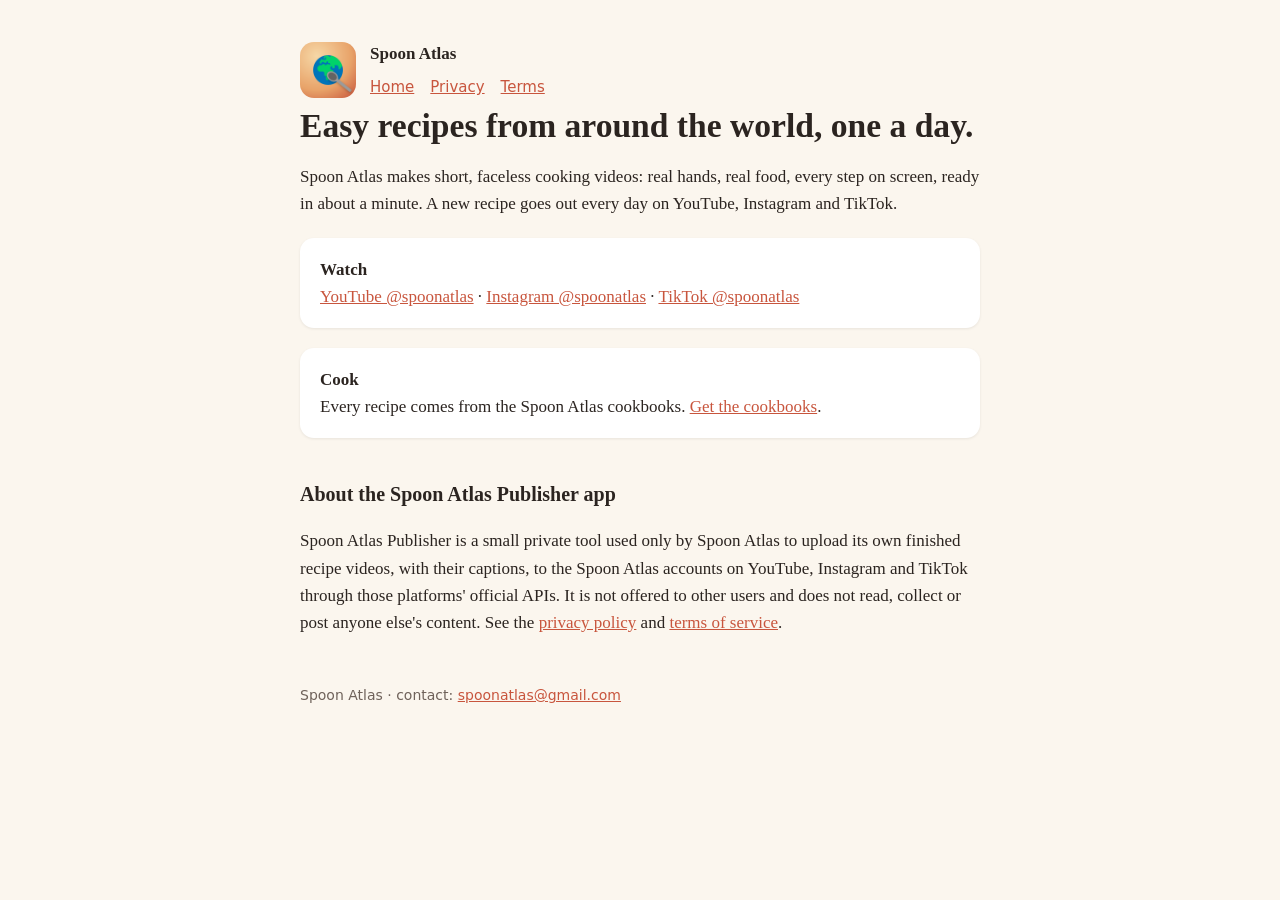
<file: index.html>
<!doctype html><html lang="en"><head><meta charset="utf-8"><meta name="viewport" content="width=device-width,initial-scale=1"><link rel="icon" href="icon.png"><link rel="stylesheet" href="style.css"><title>Spoon Atlas</title><meta name="description" content="Easy recipes from around the world, one short video every day."></head><body><main><header><img src="icon.png" alt=""><div><strong>Spoon Atlas</strong><nav><a href="./">Home</a><a href="privacy.html">Privacy</a><a href="terms.html">Terms</a></nav></div></header>
<h1>Easy recipes from around the world, one a day.</h1>
<p>Spoon Atlas makes short, faceless cooking videos: real hands, real food, every step on screen, ready in about a minute. A new recipe goes out every day on YouTube, Instagram and TikTok.</p>
<div class="card"><strong>Watch</strong><br>
<a href="https://www.youtube.com/@spoonatlas">YouTube @spoonatlas</a> · <a href="https://www.instagram.com/spoonatlas">Instagram @spoonatlas</a> · <a href="https://www.tiktok.com/@spoonatlas">TikTok @spoonatlas</a></div>
<div class="card"><strong>Cook</strong><br>Every recipe comes from the Spoon Atlas cookbooks. <a href="https://payhip.com/spoonatlas">Get the cookbooks</a>.</div>
<h2>About the Spoon Atlas Publisher app</h2>
<p>Spoon Atlas Publisher is a small private tool used only by Spoon Atlas to upload its own finished recipe videos, with their captions, to the Spoon Atlas accounts on YouTube, Instagram and TikTok through those platforms' official APIs. It is not offered to other users and does not read, collect or post anyone else's content. See the <a href="privacy.html">privacy policy</a> and <a href="terms.html">terms of service</a>.</p>
<footer>Spoon Atlas · contact: <a href="mailto:spoonatlas@gmail.com">spoonatlas@gmail.com</a></footer></main></body></html>
</file>
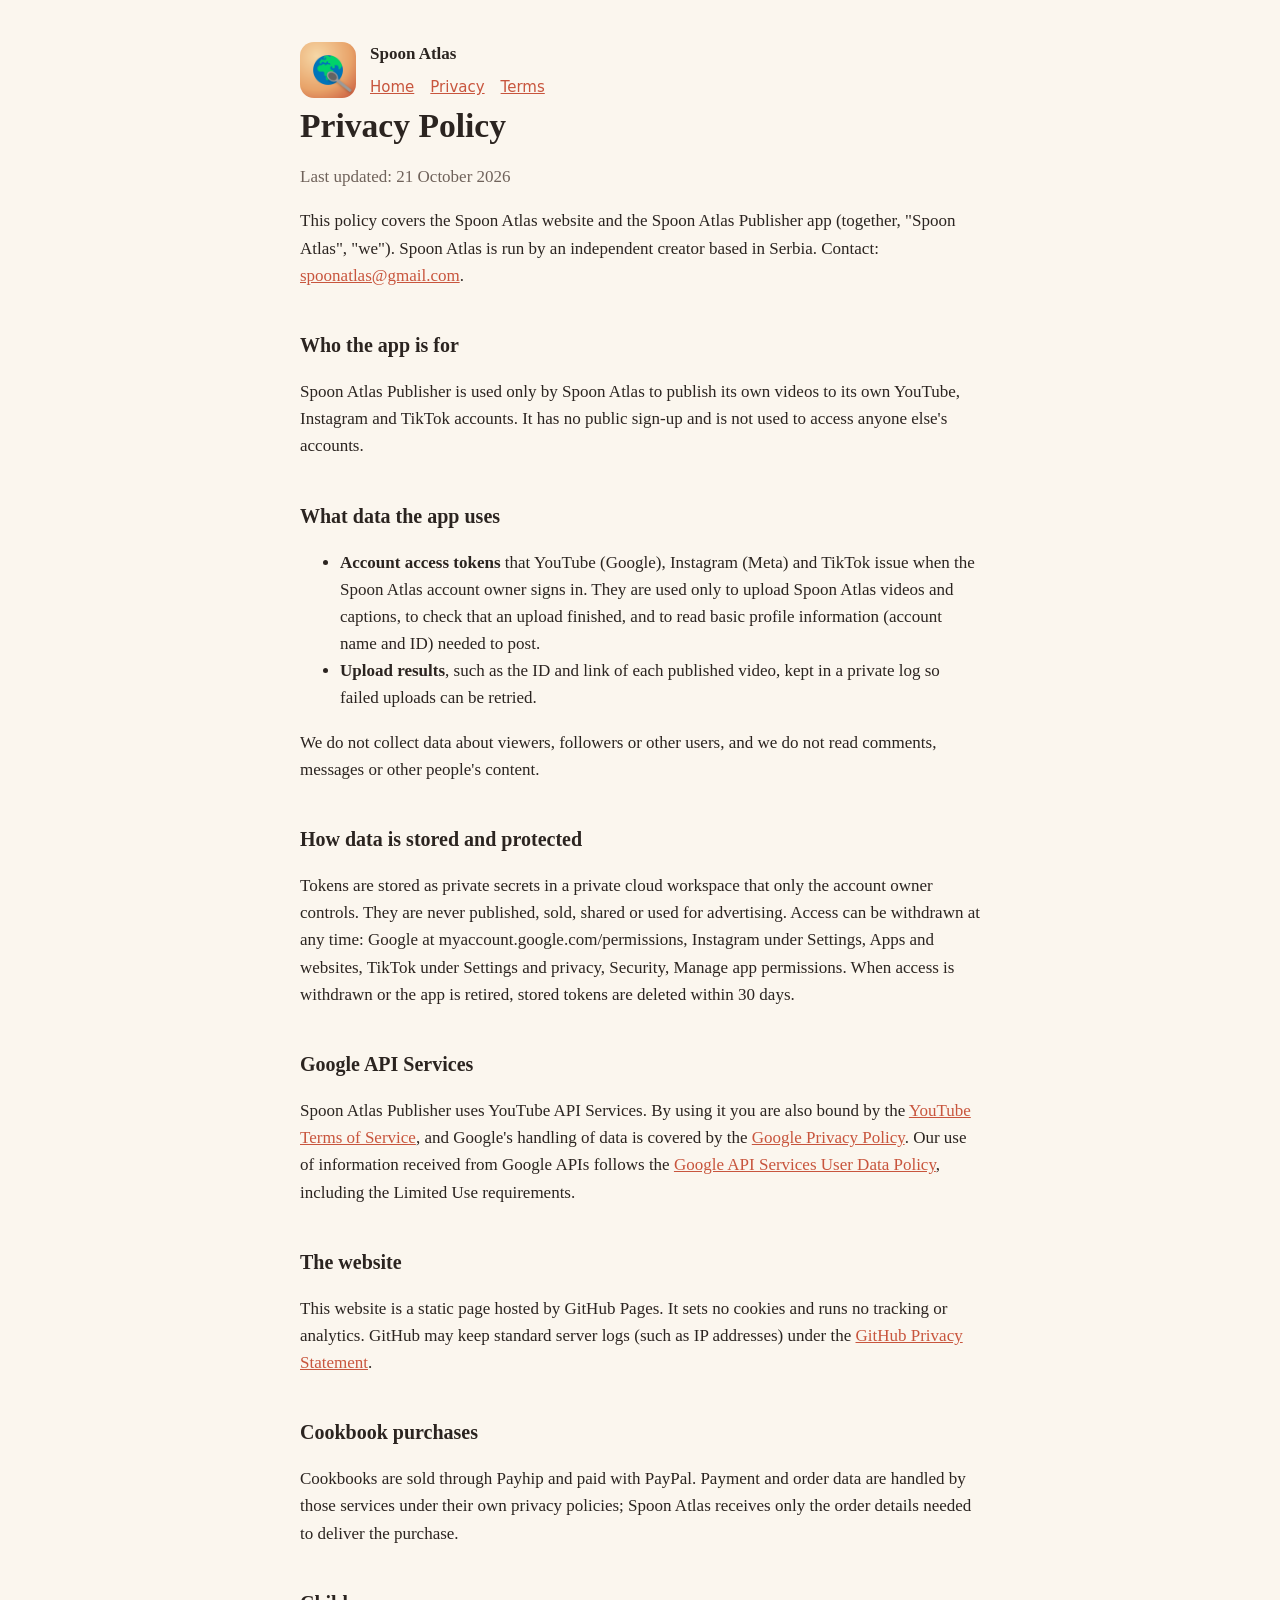
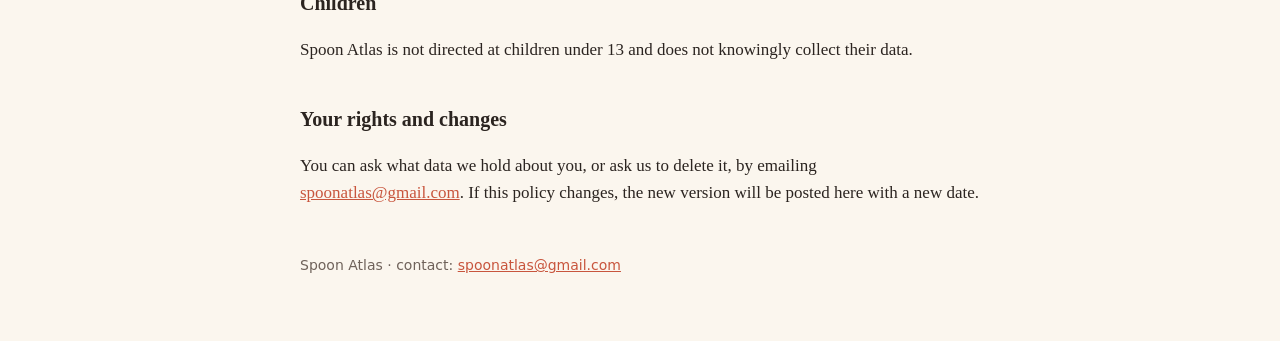
<file: privacy.html>
<!doctype html><html lang="en"><head><meta charset="utf-8"><meta name="viewport" content="width=device-width,initial-scale=1"><link rel="icon" href="icon.png"><link rel="stylesheet" href="style.css"><title>Privacy Policy · Spoon Atlas</title></head><body><main><header><img src="icon.png" alt=""><div><strong>Spoon Atlas</strong><nav><a href="./">Home</a><a href="privacy.html">Privacy</a><a href="terms.html">Terms</a></nav></div></header>
<h1>Privacy Policy</h1><p class="muted">Last updated: 21 October 2026</p>
<p>This policy covers the Spoon Atlas website and the Spoon Atlas Publisher app (together, "Spoon Atlas", "we"). Spoon Atlas is run by an independent creator based in Serbia. Contact: <a href="mailto:spoonatlas@gmail.com">spoonatlas@gmail.com</a>.</p>
<h2>Who the app is for</h2>
<p>Spoon Atlas Publisher is used only by Spoon Atlas to publish its own videos to its own YouTube, Instagram and TikTok accounts. It has no public sign-up and is not used to access anyone else's accounts.</p>
<h2>What data the app uses</h2>
<ul>
<li><strong>Account access tokens</strong> that YouTube (Google), Instagram (Meta) and TikTok issue when the Spoon Atlas account owner signs in. They are used only to upload Spoon Atlas videos and captions, to check that an upload finished, and to read basic profile information (account name and ID) needed to post.</li>
<li><strong>Upload results</strong>, such as the ID and link of each published video, kept in a private log so failed uploads can be retried.</li>
</ul>
<p>We do not collect data about viewers, followers or other users, and we do not read comments, messages or other people's content.</p>
<h2>How data is stored and protected</h2>
<p>Tokens are stored as private secrets in a private cloud workspace that only the account owner controls. They are never published, sold, shared or used for advertising. Access can be withdrawn at any time: Google at myaccount.google.com/permissions, Instagram under Settings, Apps and websites, TikTok under Settings and privacy, Security, Manage app permissions. When access is withdrawn or the app is retired, stored tokens are deleted within 30 days.</p>
<h2>Google API Services</h2>
<p>Spoon Atlas Publisher uses YouTube API Services. By using it you are also bound by the <a href="https://www.youtube.com/t/terms">YouTube Terms of Service</a>, and Google's handling of data is covered by the <a href="https://policies.google.com/privacy">Google Privacy Policy</a>. Our use of information received from Google APIs follows the <a href="https://developers.google.com/terms/api-services-user-data-policy">Google API Services User Data Policy</a>, including the Limited Use requirements.</p>
<h2>The website</h2>
<p>This website is a static page hosted by GitHub Pages. It sets no cookies and runs no tracking or analytics. GitHub may keep standard server logs (such as IP addresses) under the <a href="https://docs.github.com/en/site-policy/privacy-policies/github-general-privacy-statement">GitHub Privacy Statement</a>.</p>
<h2>Cookbook purchases</h2>
<p>Cookbooks are sold through Payhip and paid with PayPal. Payment and order data are handled by those services under their own privacy policies; Spoon Atlas receives only the order details needed to deliver the purchase.</p>
<h2>Children</h2>
<p>Spoon Atlas is not directed at children under 13 and does not knowingly collect their data.</p>
<h2>Your rights and changes</h2>
<p>You can ask what data we hold about you, or ask us to delete it, by emailing <a href="mailto:spoonatlas@gmail.com">spoonatlas@gmail.com</a>. If this policy changes, the new version will be posted here with a new date.</p>
<footer>Spoon Atlas · contact: <a href="mailto:spoonatlas@gmail.com">spoonatlas@gmail.com</a></footer></main></body></html>
</file>
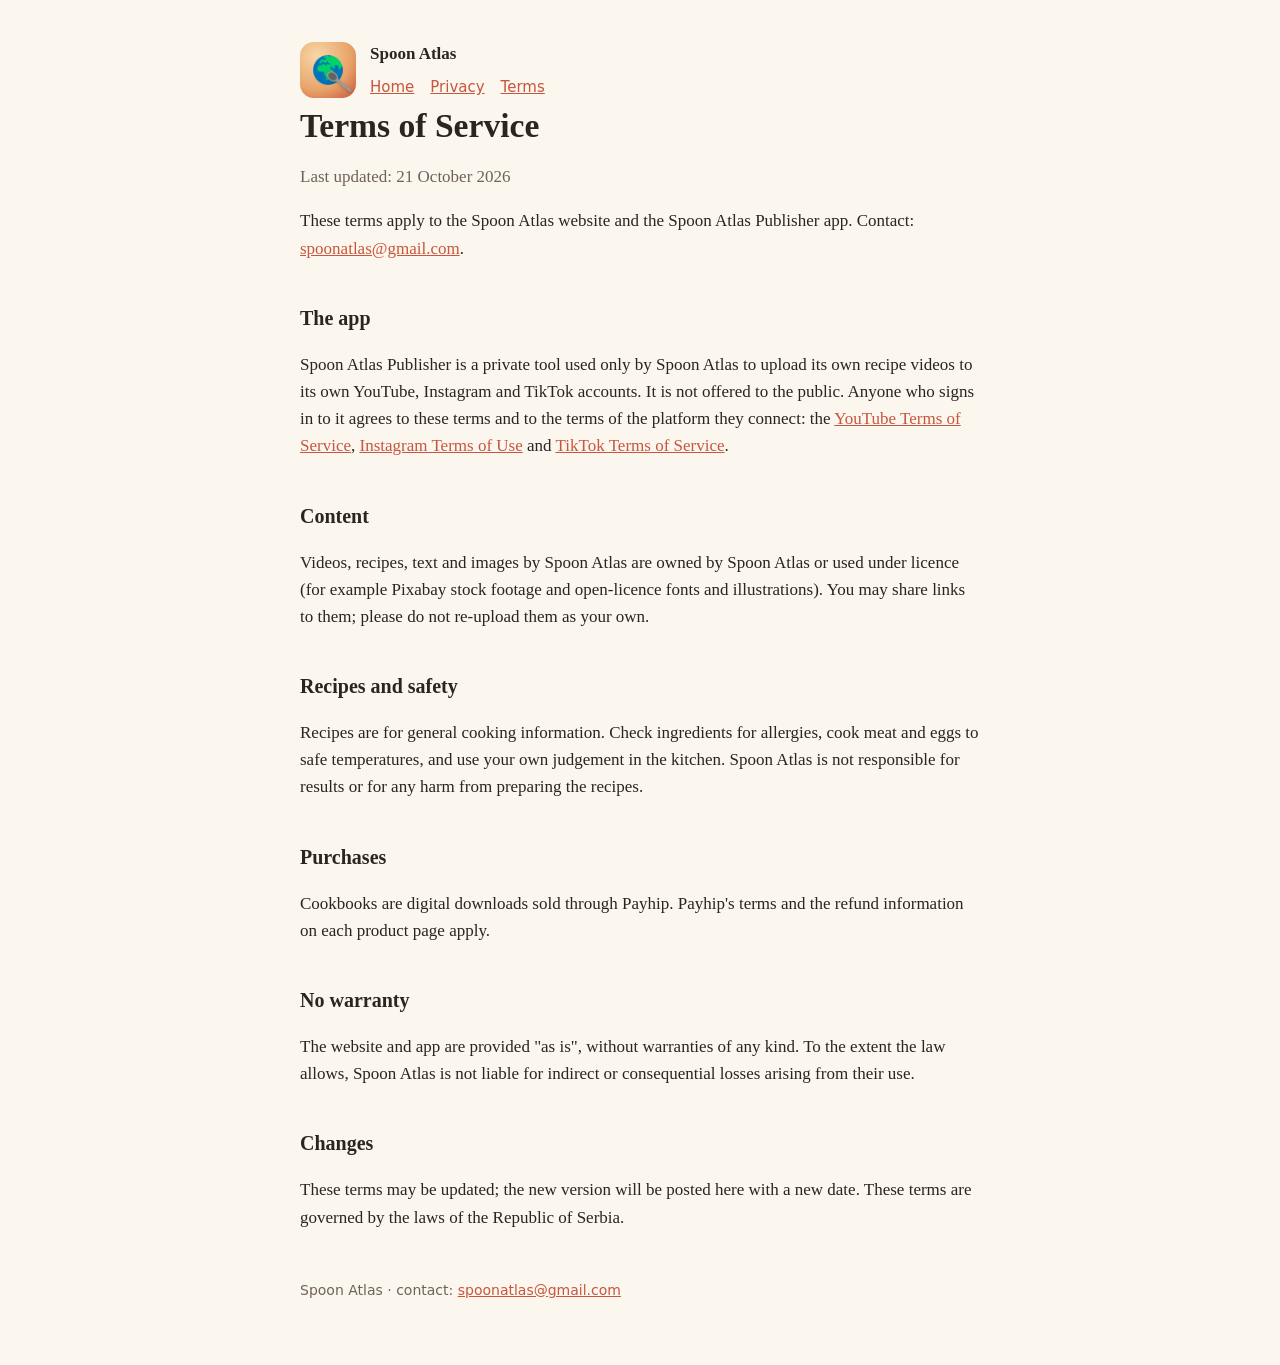
<file: terms.html>
<!doctype html><html lang="en"><head><meta charset="utf-8"><meta name="viewport" content="width=device-width,initial-scale=1"><link rel="icon" href="icon.png"><link rel="stylesheet" href="style.css"><title>Terms of Service · Spoon Atlas</title></head><body><main><header><img src="icon.png" alt=""><div><strong>Spoon Atlas</strong><nav><a href="./">Home</a><a href="privacy.html">Privacy</a><a href="terms.html">Terms</a></nav></div></header>
<h1>Terms of Service</h1><p class="muted">Last updated: 21 October 2026</p>
<p>These terms apply to the Spoon Atlas website and the Spoon Atlas Publisher app. Contact: <a href="mailto:spoonatlas@gmail.com">spoonatlas@gmail.com</a>.</p>
<h2>The app</h2>
<p>Spoon Atlas Publisher is a private tool used only by Spoon Atlas to upload its own recipe videos to its own YouTube, Instagram and TikTok accounts. It is not offered to the public. Anyone who signs in to it agrees to these terms and to the terms of the platform they connect: the <a href="https://www.youtube.com/t/terms">YouTube Terms of Service</a>, <a href="https://help.instagram.com/581066165581870">Instagram Terms of Use</a> and <a href="https://www.tiktok.com/legal/terms-of-service">TikTok Terms of Service</a>.</p>
<h2>Content</h2>
<p>Videos, recipes, text and images by Spoon Atlas are owned by Spoon Atlas or used under licence (for example Pixabay stock footage and open-licence fonts and illustrations). You may share links to them; please do not re-upload them as your own.</p>
<h2>Recipes and safety</h2>
<p>Recipes are for general cooking information. Check ingredients for allergies, cook meat and eggs to safe temperatures, and use your own judgement in the kitchen. Spoon Atlas is not responsible for results or for any harm from preparing the recipes.</p>
<h2>Purchases</h2>
<p>Cookbooks are digital downloads sold through Payhip. Payhip's terms and the refund information on each product page apply.</p>
<h2>No warranty</h2>
<p>The website and app are provided "as is", without warranties of any kind. To the extent the law allows, Spoon Atlas is not liable for indirect or consequential losses arising from their use.</p>
<h2>Changes</h2>
<p>These terms may be updated; the new version will be posted here with a new date. These terms are governed by the laws of the Republic of Serbia.</p>
<footer>Spoon Atlas · contact: <a href="mailto:spoonatlas@gmail.com">spoonatlas@gmail.com</a></footer></main></body></html>
</file>
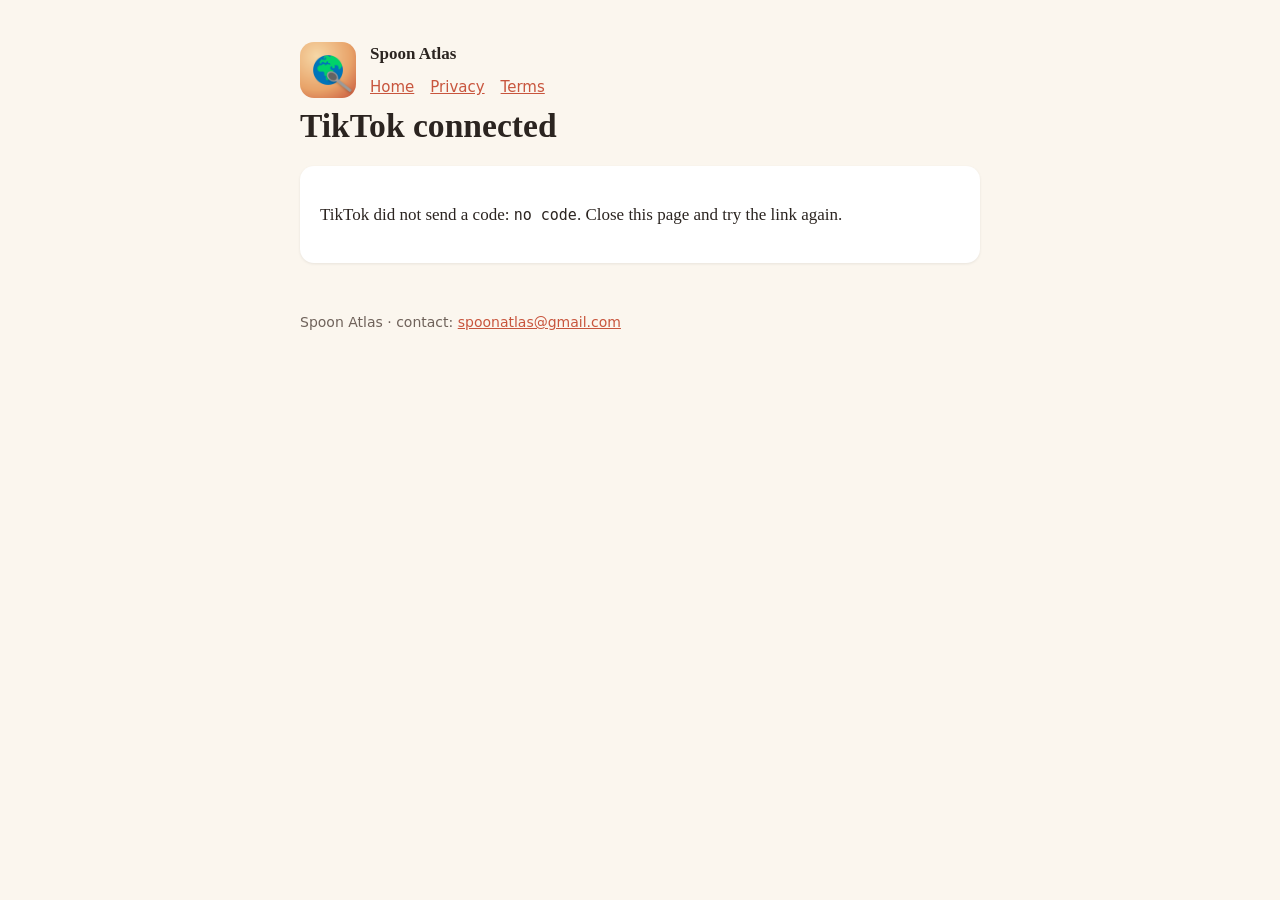
<file: tiktok-callback.html>
<!doctype html><html lang="en"><head><meta charset="utf-8"><meta name="viewport" content="width=device-width,initial-scale=1"><link rel="icon" href="icon.png"><link rel="stylesheet" href="style.css"><title>Connect TikTok · Spoon Atlas</title><meta name="robots" content="noindex"></head><body><main><header><img src="icon.png" alt=""><div><strong>Spoon Atlas</strong><nav><a href="./">Home</a><a href="privacy.html">Privacy</a><a href="terms.html">Terms</a></nav></div></header>
<h1>TikTok connected</h1>
<div id="ok" class="card" hidden><p>Copy this one-time code and follow Claude's instructions in the project thread. It works once and expires within minutes.</p>
<p><code id="code"></code></p><button id="copy">Copy code</button> <span id="done" class="muted"></span></div>
<div id="err" class="card" hidden><p>TikTok did not send a code: <code id="why"></code>. Close this page and try the link again.</p></div>
<script>
const p=new URLSearchParams(location.search),c=p.get('code');
if(c){document.getElementById('ok').hidden=false;document.getElementById('code').textContent=c;
document.getElementById('copy').onclick=()=>navigator.clipboard.writeText(c).then(()=>document.getElementById('done').textContent='Copied');}
else{document.getElementById('err').hidden=false;document.getElementById('why').textContent=p.get('error_description')||p.get('error')||'no code';}
</script>
<footer>Spoon Atlas · contact: <a href="mailto:spoonatlas@gmail.com">spoonatlas@gmail.com</a></footer></main></body></html>
</file>
<file: style.css>
:root{--bg:#fbf6ee;--ink:#2b2420;--muted:#6f625a;--accent:#c8553d;--card:#fff}
@media (prefers-color-scheme:dark){:root{--bg:#1d1916;--ink:#f3ebe2;--muted:#b9aca1;--accent:#f08a6e;--card:#2a2420}}
*{box-sizing:border-box}body{margin:0;background:var(--bg);color:var(--ink);font:17px/1.6 Georgia,'Times New Roman',serif}
main{max-width:720px;margin:0 auto;padding:40px 20px 64px}h1{font-size:2.1rem;line-height:1.2;margin:.2em 0}h2{font-size:1.25rem;margin-top:2em}
a{color:var(--accent)}header{display:flex;align-items:center;gap:14px}header img{width:56px;height:56px;border-radius:14px}
nav{margin-top:8px;font-family:system-ui,sans-serif;font-size:15px}nav a{margin-right:16px}
.muted{color:var(--muted)}footer{margin-top:48px;font-family:system-ui,sans-serif;font-size:14px;color:var(--muted)}
.card{background:var(--card);border-radius:14px;padding:18px 20px;margin:20px 0;box-shadow:0 1px 3px rgba(0,0,0,.08)}
code{font-size:15px;word-break:break-all}button{font:600 16px system-ui,sans-serif;background:var(--accent);color:#fff;border:0;border-radius:10px;padding:10px 18px;cursor:pointer}
</file>
